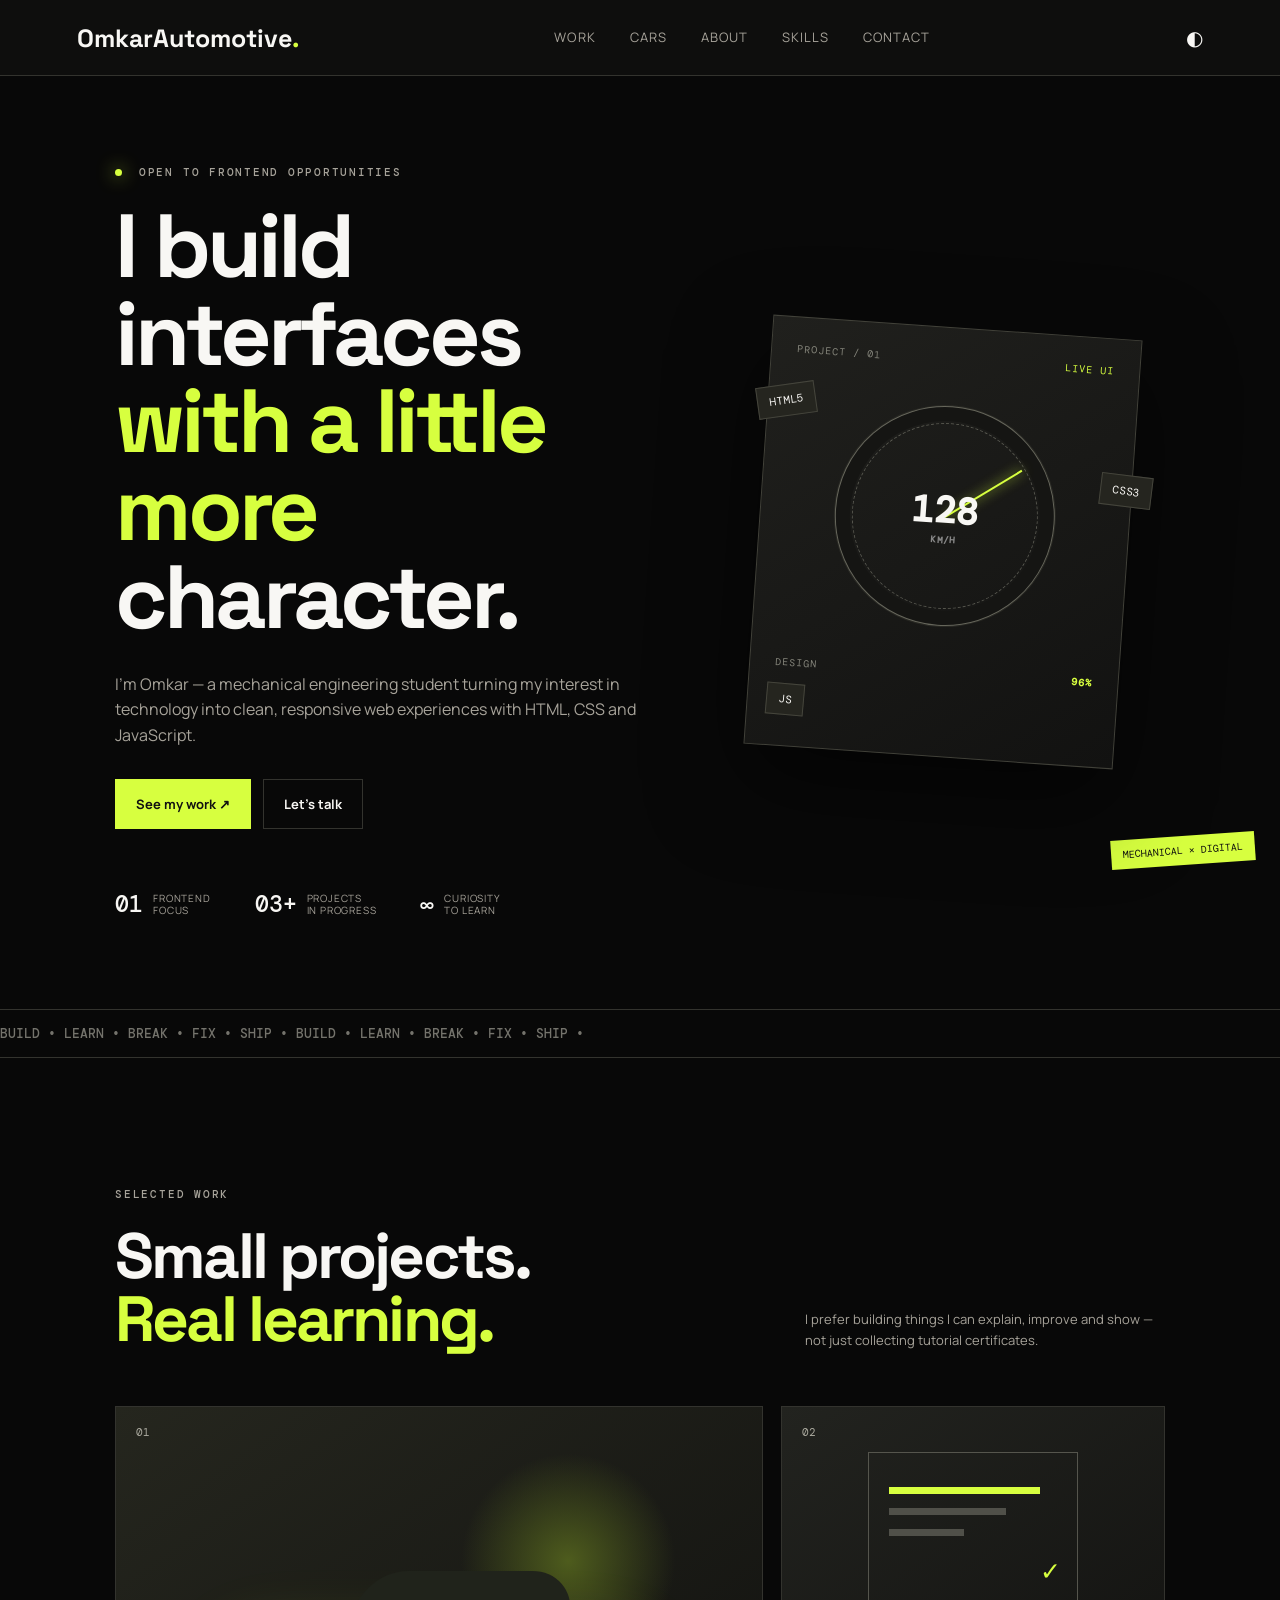
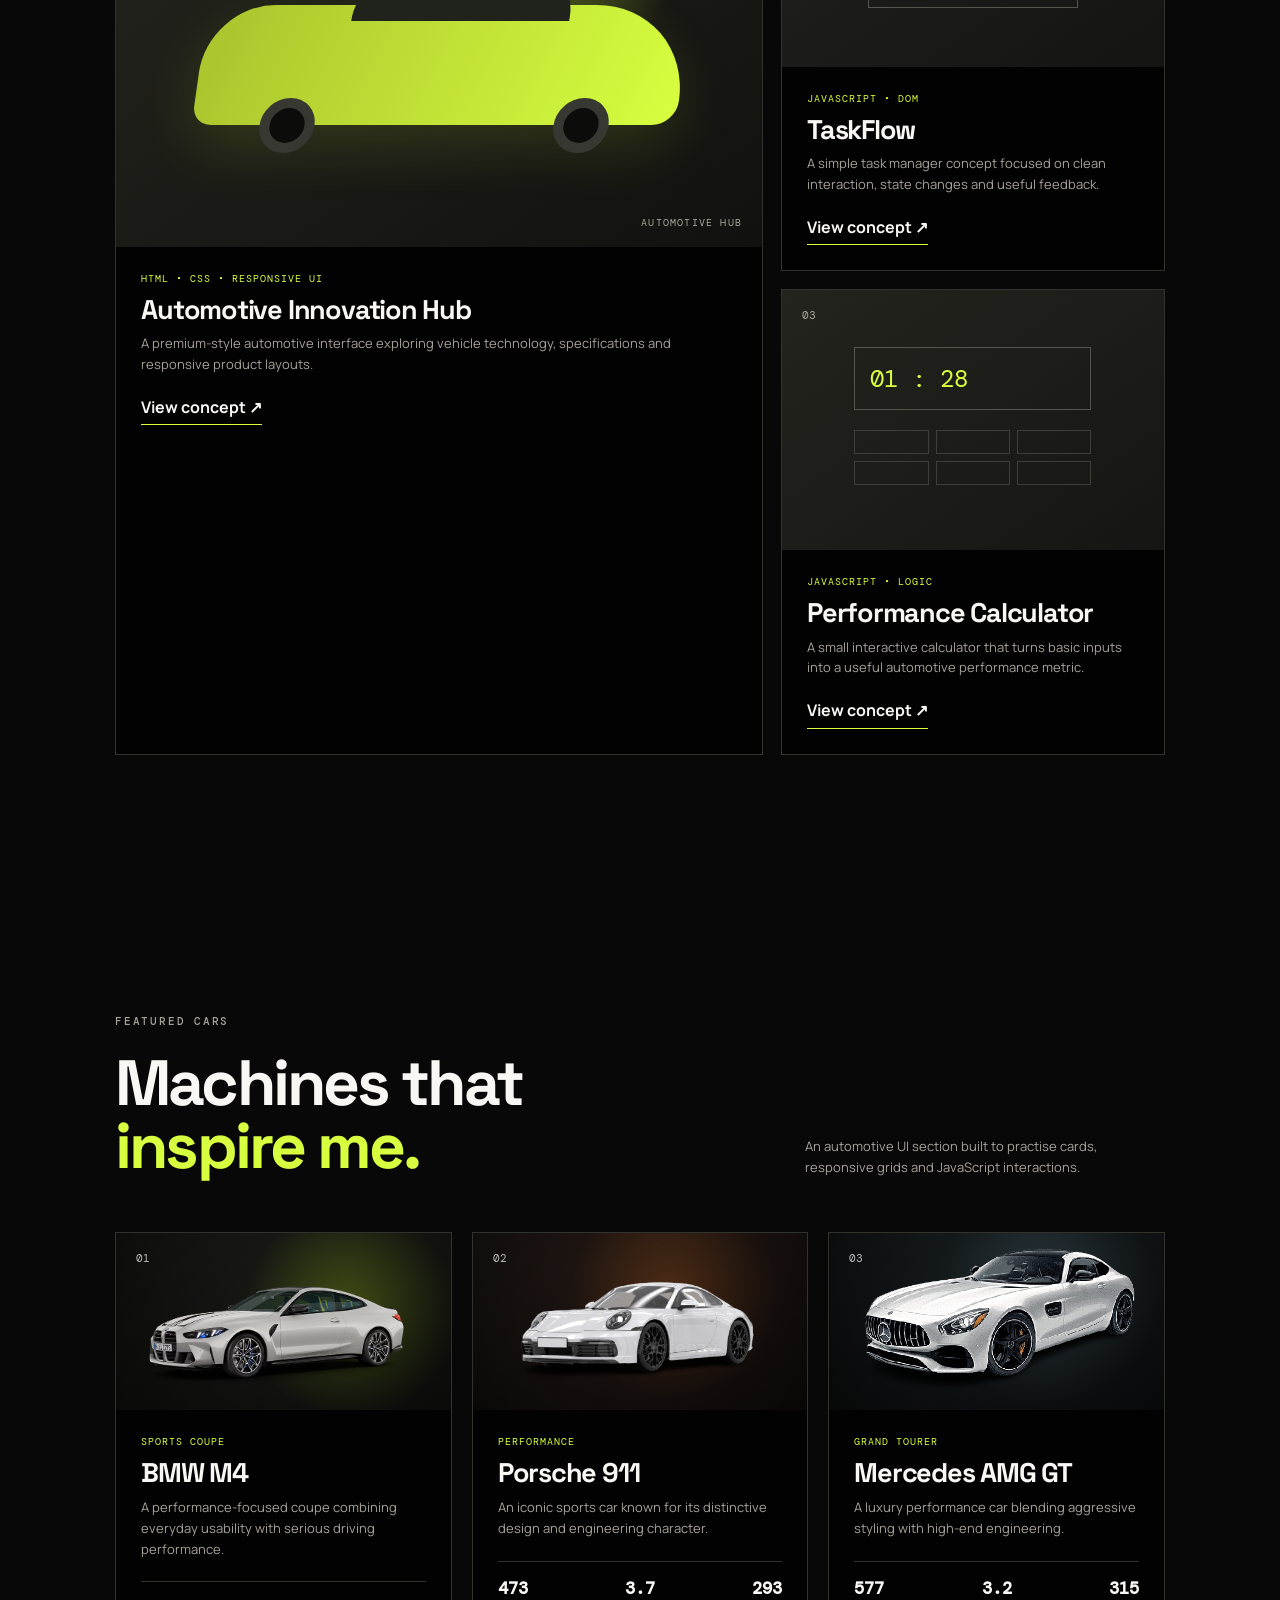
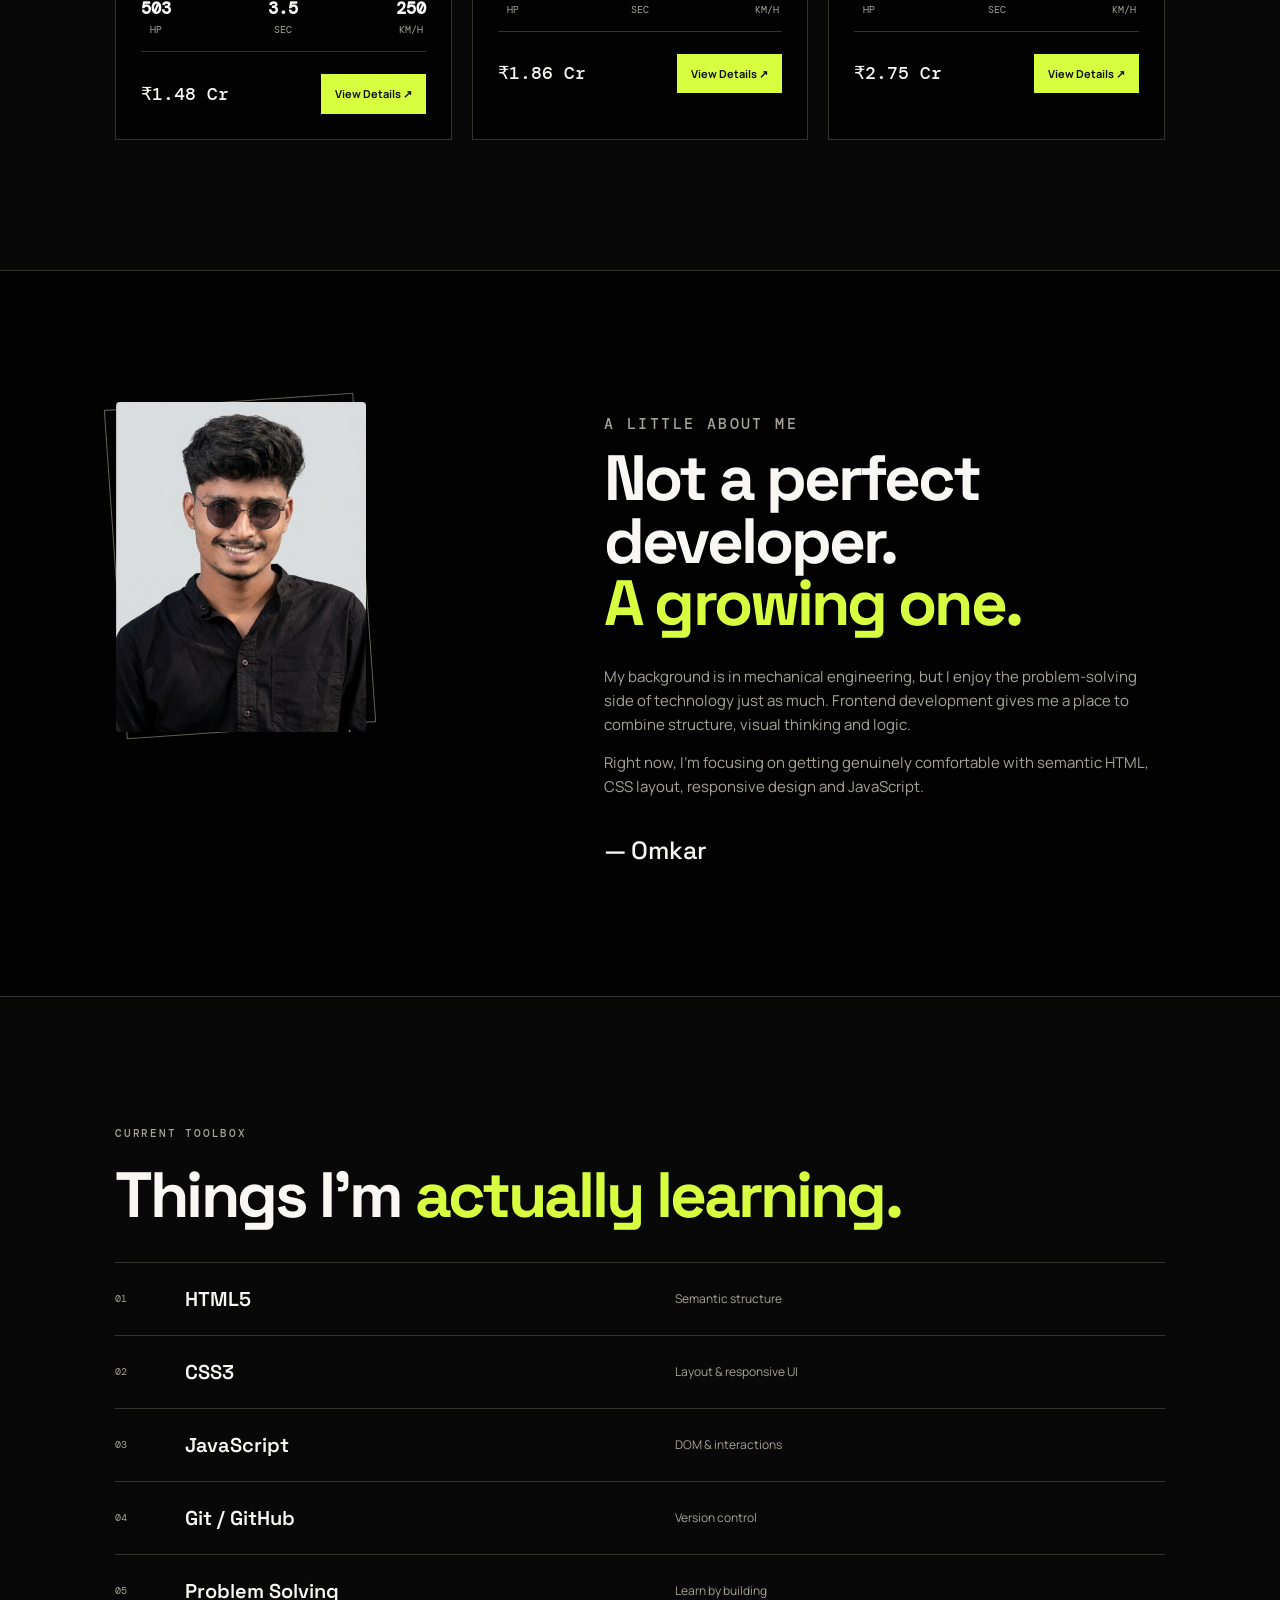
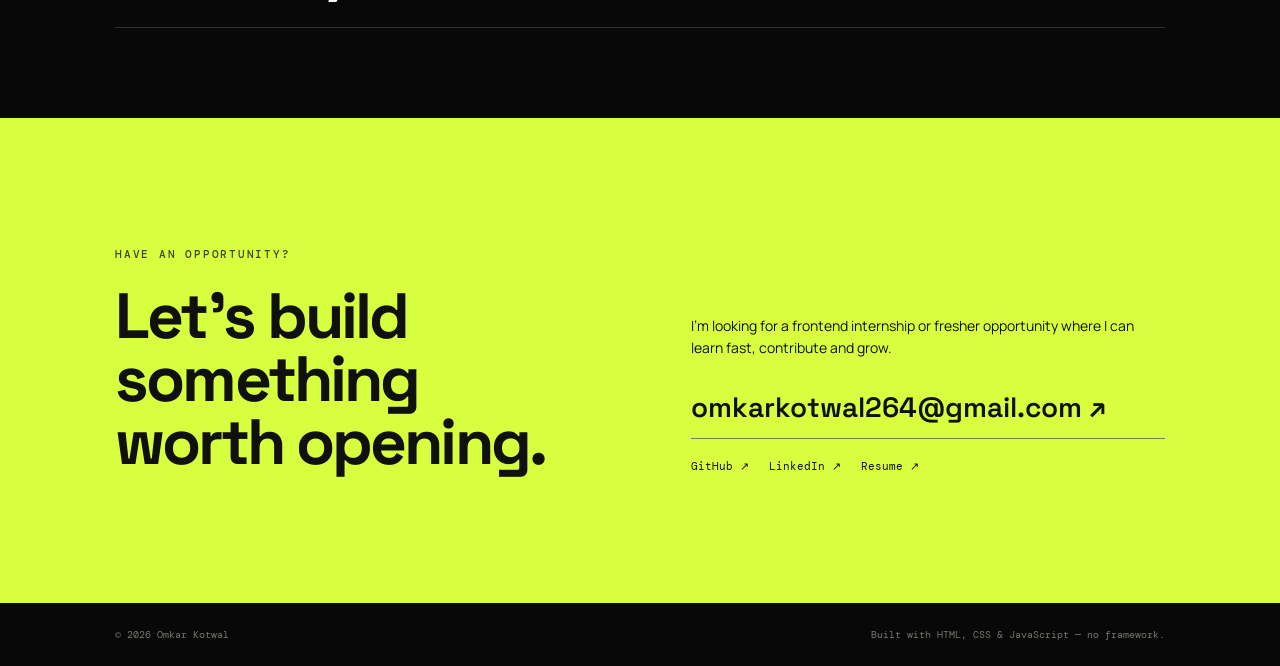
<file: Omkar_Automotive_Portfolio_main.zip/index.html>
<!DOCTYPE html>
<html lang="en">

<head>
  <meta charset="UTF-8">
  <meta name="viewport" content="width=device-width, initial-scale=1.0">
  <meta name="description" content="Omkar Kotwal — mechanical engineering student and aspiring frontend developer.">
  <title>Omkar Kotwal</title>
  <link rel="stylesheet" href="style.css">
</head>

<body>
  <header class="nav">
    <a class="brand" href="#home">OmkarAutomotive<span>.</span></a>
    <button class="menu-btn" aria-label="Menu">☰</button>
    <nav class="nav-links">
      <a href="#work">Work</a><a href="#cars">Cars</a><a href="#about">About</a><a href="#skills">Skills</a><a
        href="#contact">Contact</a>
    </nav>
    <button class="mode-btn" aria-label="Toggle theme">◐</button>
  </header>

  <main id="home">
    <section class="hero">
      <div class="hero-copy">
        <p class="eyebrow"><span class="dot"></span> OPEN TO FRONTEND OPPORTUNITIES</p>
        <h1>I build interfaces<br><em>with a little more</em> character.</h1>
        <p class="hero-text">I'm Omkar — a mechanical engineering student turning my interest in technology into clean,
          responsive web experiences with HTML, CSS and JavaScript.</p>
        <div class="hero-actions">
          <a class="btn primary" href="#work">See my work <span>↗</span></a>
          <a class="btn ghost" href="#contact">Let's talk</a>
        </div>
        <div class="quick-stats">
          <div><strong>01</strong><span>Frontend<br>focus</span></div>
          <div><strong>03+</strong><span>Projects<br>in progress</span></div>
          <div><strong>∞</strong><span>Curiosity<br>to learn</span></div>
        </div>
      </div>
      <div class="hero-art">
        <div class="orb"></div>
        <div class="speed-card">
          <div class="speed-top">
            <span>PROJECT / 01</span>
            <span>LIVE UI</span></div>
          <div class="dial">
            <div class="dial-ring"></div>
            <div class="needle"></div>
            <div class="dial-center">128<small>KM/H</small></div>
          </div>
          <div class="speed-bottom"><span>DESIGN</span><b>96%</b></div>
        </div>
        <div class="floating-chip chip-one">HTML5</div>
        <div class="floating-chip chip-two">CSS3</div>
        <div class="floating-chip chip-three">JS</div>
      </div>
    </section>

    <div class="marquee">
      <div>BUILD • LEARN • BREAK • FIX • SHIP • BUILD • LEARN • BREAK • FIX • SHIP •</div>
    </div>

    <section class="section" id="work">
      <div class="section-head">
        <div>
          <p class="eyebrow">SELECTED WORK</p>
          <h2>Small projects.<br><em>Real learning.</em></h2>
        </div>
        <p class="section-note">I prefer building things I can explain, improve and show — not just collecting tutorial
          certificates.</p>
      </div>
      <div class="project-grid">
        <article class="project-card featured">
          <div class="project-visual automotive"><span class="project-number">01</span>
            <div class="car-shape">
              <div class="wheel w1"></div>
              <div class="wheel w2"></div>
            </div><span class="visual-label">AUTOMOTIVE HUB</span>
          </div>
          <div class="project-info">
            <p class="tag">HTML • CSS • RESPONSIVE UI</p>
            <h3>Automotive Innovation Hub</h3>
            <p>A premium-style automotive interface exploring vehicle technology, specifications and responsive product
              layouts.</p><button class="text-btn demo-btn" data-project="Automotive Innovation Hub">View concept
              ↗</button>
          </div>
        </article>
        <article class="project-card">
          <div class="project-visual task"><span class="project-number">02</span>
            <div class="mini-window">
              <div class="mini-line long"></div>
              <div class="mini-line"></div>
              <div class="mini-line short"></div>
              <div class="mini-check">✓</div>
            </div>
          </div>
          <div class="project-info">
            <p class="tag">JAVASCRIPT • DOM</p>
            <h3>TaskFlow</h3>
            <p>A simple task manager concept focused on clean interaction, state changes and useful feedback.</p><button
              class="text-btn demo-btn" data-project="TaskFlow">View concept ↗</button>
          </div>
        </article>
        <article class="project-card">
          <div class="project-visual calculator"><span class="project-number">03</span>
            <div class="calc-display">01 : 28</div>
            <div class="calc-keys"><i></i><i></i><i></i><i></i><i></i><i></i></div>
          </div>
          <div class="project-info">
            <p class="tag">JAVASCRIPT • LOGIC</p>
            <h3>Performance Calculator</h3>
            <p>A small interactive calculator that turns basic inputs into a useful automotive performance metric.</p>
            <button class="text-btn demo-btn" data-project="Performance Calculator">View concept ↗</button>
          </div>
        </article>
      </div>
    </section>

    <section class="section cars" id="cars">
      <div class="section-head">
        <div>
          <p class="eyebrow">FEATURED CARS</p>
          <h2>Machines that<br><em>inspire me.</em></h2>
        </div>
        <p class="section-note">An automotive UI section built to practise cards, responsive grids and JavaScript
          interactions.</p>
      </div>
      <div class="car-container">
        <article class="car-card">
          <div class="car-image bmw"><img src="images\bmw-m4.png"><span>01</span><b>BMW</b></div>
          <div class="car-info">
            <p class="tag">SPORTS COUPE</p>
            <h3>BMW M4</h3>
            <p class="car-description">A performance-focused coupe combining everyday usability with serious driving
              performance.</p>
            <div class="specs"><span><b>503</b>HP</span><span><b>3.5</b>SEC</span><span><b>250</b>KM/H</span></div>
            <div class="car-bottom"><strong>₹1.48 Cr</strong><button class="car-btn details-btn" data-car="BMW M4">View
                Details ↗</button></div>
          </div>
        </article>
        <article class="car-card">
          <div class="car-image porsche"><img src="images\porsche.png"><span>02</span><b>PORSCHE</b></div>
          <div class="car-info">
            <p class="tag">PERFORMANCE</p>
            <h3>Porsche 911</h3>
            <p class="car-description">An iconic sports car known for its distinctive design and engineering character.
            </p>
            <div class="specs"><span><b>473</b>HP</span><span><b>3.7</b>SEC</span><span><b>293</b>KM/H</span></div>
            <div class="car-bottom"><strong>₹1.86 Cr</strong><button class="car-btn details-btn"
                data-car="Porsche 911">View Details ↗</button></div>
          </div>
        </article>
        <article class="car-card">
          <div class="car-image amg"><img src="images\mercedes.png"><span>03</span><b>AMG GT</b></div>
          <div class="car-info">
            <p class="tag">GRAND TOURER</p>
            <h3>Mercedes AMG GT</h3>
            <p class="car-description">A luxury performance car blending aggressive styling with high-end engineering.
            </p>
            <div class="specs"><span><b>577</b>HP</span><span><b>3.2</b>SEC</span><span><b>315</b>KM/H</span></div>
            <div class="car-bottom"><strong>₹2.75 Cr</strong><button class="car-btn details-btn"
                data-car="Mercedes AMG GT">View Details ↗</button></div>
          </div>
        </article>
      </div>
    </section>

    <section class="about-section section" id="about">
      <div class="about-photo">
        <div class="photo-placeholder"><img src="images\omkar.png"></div><span class="stamp">MECHANICAL × DIGITAL</span>
      </div>
      <div class="about-copy">
        <p class="eyebrow">A LITTLE ABOUT ME</p>
        <h2>Not a perfect developer.<br><em>A growing one.</em></h2>
        <p>My background is in mechanical engineering, but I enjoy the problem-solving side of technology just as much.
          Frontend development gives me a place to combine structure, visual thinking and logic.</p>
        <p>Right now, I'm focusing on getting genuinely comfortable with semantic HTML, CSS layout, responsive design
          and JavaScript.</p>
        <div class="signature">— Omkar</div>
      </div>
    </section>

    <section class="section skills-section" id="skills">
      <div class="section-head compact">
        <div>
          <p class="eyebrow">CURRENT TOOLBOX</p>
          <h2>Things I'm <em>actually learning.</em></h2>
        </div>
      </div>
      <div class="skill-list">
        <div class="skill"><span>01</span><b>HTML5</b><small>Semantic structure</small></div>
        <div class="skill"><span>02</span><b>CSS3</b><small>Layout & responsive UI</small></div>
        <div class="skill"><span>03</span><b>JavaScript</b><small>DOM & interactions</small></div>
        <div class="skill"><span>04</span><b>Git / GitHub</b><small>Version control</small></div>
        <div class="skill"><span>05</span><b>Problem Solving</b><small>Learn by building</small></div>
      </div>
    </section>

    <section class="contact section" id="contact">
      <div>
        <p class="eyebrow">HAVE AN OPPORTUNITY?</p>
        <h2>Let's build something<br><em>worth opening.</em></h2>
      </div>
      <div class="contact-right">
        <p>I'm looking for a frontend internship or fresher opportunity where I can learn fast, contribute and grow.</p>
        <a class="big-mail" href="mailto:omkarkotwal264@gmail.com"> omkarkotwal264@gmail.com <span>↗</span></a>
        <div class="socials"><a href="https://github.com/" target="_blank">GitHub ↗</a><a
            href="https://www.linkedin.com/in/omkar-kotwal-093756409/" target="_blank">LinkedIn ↗</a><a href="#"
            onclick="alert('Replace this with your resume PDF link.');return false;">Resume ↗</a></div>
      </div>
    </section>
  </main>

  <footer><span>© 2026 Omkar Kotwal</span><span>Built with HTML, CSS & JavaScript — no framework.</span></footer>

  <div class="modal" id="modal" aria-hidden="true">
    <div class="modal-box"><button class="close">×</button>
      <p class="eyebrow">DETAILS</p>
      <h3 id="modal-title">Project</h3>
      <div id="modal-content"></div>
    </div>
  </div>
  <script src="script.js"></script>
</body>

</html>
</file>
<file: Omkar_Automotive_Portfolio_main.zip/style.css>
@import url('https://fonts.googleapis.com/css2?family=DM+Mono:wght@400;500&family=Manrope:wght@400;500;600;700;800&family=Space+Grotesk:wght@500;600;700&display=swap');

:root {
    --bg: #080808;
    --surface: #020202;
    --text: #f8f7f4;
    --muted: #a7a39a;
    --line: #33332e;
    --accent: #d7ff3f
}

* {
    box-sizing: border-box;
    margin: 0;
    padding: 0
}

html {
    scroll-behavior: smooth
}

body {
    font-family: Manrope, Arial, sans-serif;
    background: var(--bg);
    color: var(--text);
    line-height: 1.6;
    overflow-x: hidden
}

body.light {
    --bg: #f3f1e9;
    --surface: #fff;
    --text: #151513;
    --muted: #67665f;
    --line: #d5d3c9
}

a {
    text-decoration: none;
    color: inherit
}

button {
    font: inherit
}

.nav {
    height: 76px;
    display: flex;
    align-items: center;
    justify-content: space-between;
    padding: 0 6vw;
    border-bottom: 1px solid var(--line);
    position: sticky;
    top: 0;
    background: #10100fe8;
    backdrop-filter: blur(14px);
    z-index: 10
}

.light .nav {
    background: #f3f1e9e8
}

.brand {
    font: 700 25px "Space Grotesk"
}

.brand span {
    color: var(--accent)
}

.nav-links {
    display: flex;
    gap: 34px;
    font-size: 13px;
    color: var(--muted);
    text-transform: uppercase;
    letter-spacing: .08em
}

.nav-links a:hover {
    color: var(--accent)
}

.mode-btn,
.menu-btn {
    background: none;
    border: 0;
    color: var(--text);
    cursor: pointer;
    font-size: 20px
}

.menu-btn {
    display: none
}

.hero {
    min-height: calc(100vh - 76px);
    display: grid;
    grid-template-columns: 1.1fr .9fr;
    align-items: center;
    padding: 7vw 9vw;
    gap: 5vw
}

.eyebrow {
    font: 500 11px/1.2 "DM Mono";
    letter-spacing: .16em;
    color: var(--muted);
    margin-bottom: 24px
}

.dot {
    display: inline-block;
    width: 7px;
    height: 7px;
    border-radius: 50%;
    background: var(--accent);
    margin-right: 8px;
    box-shadow: 0 0 18px var(--accent)
}

h1,
h2,
h3 {
    font-family: "Space Grotesk";
    line-height: .98;
    letter-spacing: -.045em
}

h1 {
    font-size: clamp(48px, 7vw, 94px)
}

h1 em,
h2 em {
    font-style: normal;
    color: var(--accent)
}

.hero-text {
    max-width: 590px;
    color: var(--muted);
    margin: 30px 0;
    font-size: 16px
}

.hero-actions {
    display: flex;
    gap: 12px;
    margin-bottom: 60px
}

.btn {
    padding: 14px 20px;
    border: 1px solid var(--line);
    font-size: 13px;
    font-weight: 700
}

.btn.primary {
    background: var(--accent);
    color: #111;
    border-color: var(--accent)
}

.btn.ghost:hover {
    border-color: var(--accent);
    color: var(--accent)
}

.quick-stats {
    display: flex;
    gap: 44px
}

.quick-stats div {
    display: flex;
    gap: 10px;
    align-items: center
}

.quick-stats strong {
    font: 500 23px "DM Mono"
}

.quick-stats span {
    font-size: 10px;
    text-transform: uppercase;
    line-height: 1.25;
    color: var(--muted);
    letter-spacing: .08em
}

.hero-art {
    min-height: 480px;
    position: relative;
    display: grid;
    place-items: center
}

.orb {
    position: absolute;
    width: 330px;
    height: 330px;
    border-radius: 50%;
    background: radial-gradient(circle at 35% 35%, #d7ff3f55, transparent 58%);
    filter: blur(5px)
}

.speed-card {
    width: min(370px, 80vw);
    height: 430px;
    border: 1px solid #414139;
    background: linear-gradient(145deg, #20201d, #121211);
    padding: 25px;
    box-shadow: 0 35px 90px #0008;
    transform: rotate(4deg);
    position: relative;
    z-index: 2
}

.speed-top,
.speed-bottom {
    display: flex;
    justify-content: space-between;
    font: 10px "DM Mono";
    color: #85857b;
    letter-spacing: .1em
}

.speed-top span:last-child {
    color: var(--accent)
}

.dial {
    height: 300px;
    display: grid;
    place-items: center;
    position: relative
}

.dial-ring {
    width: 220px;
    height: 220px;
    border-radius: 50%;
    border: 1px solid #66665b;
    box-shadow: inset 0 0 0 14px #151513, 0 0 0 1px #282823;
    position: relative
}

.dial-ring:after {
    content: "";
    position: absolute;
    inset: 16px;
    border-radius: 50%;
    border: 1px dashed #55554d
}

.needle {
    width: 90px;
    height: 2px;
    background: var(--accent);
    position: absolute;
    transform: rotate(-35deg);
    transform-origin: 0 50%;
    left: 50%;
    top: 50%;
    box-shadow: 0 0 12px var(--accent)
}

.dial-center {
    position: absolute;
    text-align: center;
    font: 600 37px "DM Mono"
}

.dial-center small {
    display: block;
    font-size: 9px;
    color: #888;
    letter-spacing: .15em
}

.speed-bottom b {
    color: var(--accent)
}

.floating-chip {
    position: absolute;
    background: #25251f;
    border: 1px solid #45453c;
    padding: 8px 11px;
    font: 11px "DM Mono";
    z-index: 3
}

.chip-one {
    top: 17%;
    left: 8%;
    transform: rotate(-8deg)
}

.chip-two {
    right: 3%;
    top: 36%;
    transform: rotate(7deg)
}

.chip-three {
    bottom: 14%;
    left: 10%;
    transform: rotate(5deg)
}

.marquee {
    overflow: hidden;
    border-block: 1px solid var(--line);
    white-space: nowrap;
    color: #74736c;
    font: 500 13px "DM Mono";
    padding: 15px 0
}

.marquee div {
    animation: marquee 25s linear infinite
}

@keyframes marquee {
    to {
        transform: translateX(-40%)
    }
}

.section {
    padding: 130px 9vw
}

.section-head {
    display: flex;
    justify-content: space-between;
    gap: 40px;
    align-items: end;
    margin-bottom: 55px
}

.section-head h2 {
    font-size: clamp(40px, 5vw, 68px)
}

.section-note {
    max-width: 360px;
    color: var(--muted);
    font-size: 13px
}

.compact {
    margin-bottom: 35px
}

.project-grid {
    display: grid;
    grid-template-columns: 1.35fr .8fr;
    gap: 18px
}

.project-card,
.car-card {
    background: var(--surface);
    border: 1px solid var(--line);
    overflow: hidden;
    transition: .3s
}

.project-card:hover,
.car-card:hover {
    transform: translateY(-6px);
    border-color: #5d5d53
}

.featured {
    grid-row: span 2
}

.project-visual {
    height: 260px;
    position: relative;
    overflow: hidden
}

.featured .project-visual {
    height: 440px
}

.automotive {
    background: radial-gradient(circle at 70% 35%, #4e5c1d, transparent 20%), linear-gradient(145deg, #25261e, #11110f)
}

.task {
    background: linear-gradient(145deg, #22231f, #141412)
}

.calculator {
    background: linear-gradient(145deg, #24241e, #151513)
}

.project-number {
    position: absolute;
    top: 18px;
    left: 20px;
    font: 11px "DM Mono";
    color: #aaa99e
}

.visual-label {
    position: absolute;
    bottom: 18px;
    right: 20px;
    font: 10px "DM Mono";
    color: #aaa99e;
    letter-spacing: .12em
}

.car-shape {
    position: absolute;
    width: 75%;
    height: 120px;
    background: linear-gradient(110deg, #a9c32d, #d7ff3f);
    border-radius: 70px 100px 25px 20px;
    left: 13%;
    top: 45%;
    transform: skewX(-8deg);
    box-shadow: 0 20px 60px #d7ff3f22
}

.car-shape:before {
    content: "";
    position: absolute;
    width: 45%;
    height: 50px;
    background: #20231b;
    top: -34px;
    left: 30%;
    border-radius: 80px 70px 0 0
}

.wheel {
    position: absolute;
    width: 55px;
    height: 55px;
    border-radius: 50%;
    background: #0c0c0b;
    border: 10px solid #383832;
    bottom: -28px
}

.w1 {
    left: 14%
}

.w2 {
    right: 14%
}

.mini-window {
    width: 55%;
    height: 60%;
    border: 1px solid #55554d;
    margin: 12% auto;
    padding: 20px;
    position: relative
}

.mini-line {
    height: 7px;
    background: #505049;
    margin: 14px 0;
    width: 70%
}

.mini-line.long {
    width: 90%;
    background: var(--accent)
}

.mini-line.short {
    width: 45%
}

.mini-check {
    position: absolute;
    right: 16px;
    bottom: 16px;
    color: var(--accent);
    font-size: 25px
}

.calc-display {
    width: 62%;
    margin: 15% auto 20px;
    border: 1px solid #55554d;
    padding: 15px;
    font: 24px "DM Mono";
    color: var(--accent)
}

.calc-keys {
    width: 62%;
    margin: auto;
    display: grid;
    grid-template-columns: repeat(3, 1fr);
    gap: 7px
}

.calc-keys i {
    height: 24px;
    border: 1px solid #3f3f38
}

.project-info {
    padding: 25px
}

.tag {
    font: 10px "DM Mono";
    color: var(--accent);
    letter-spacing: .1em;
    margin-bottom: 12px
}

.project-info h3,
.car-info h3 {
    font-size: 27px;
    margin-bottom: 10px
}

.project-info p:not(.tag),
.car-description {
    font-size: 13px;
    color: var(--muted);
    max-width: 570px
}

.text-btn {
    background: none;
    border: 0;
    color: var(--text);
    font-weight: 700;
    margin-top: 20px;
    cursor: pointer;
    border-bottom: 1px solid var(--accent);
    padding-bottom: 4px
}

.car-container {
    display: grid;
    grid-template-columns: repeat(3, 1fr);
    gap: 20px
}

.car-image {
    height: 177px;
    position: relative;
    overflow: hidden;
}

.car-image img {
    width: 100%;
    height: 100%;
    object-fit: cover;
    display: block;
}

.car-image:before {
    content: "";
    position: absolute;
    inset: 0;
    background: linear-gradient(145deg, #0000, #0009)
}

.car-image>* {
    position: relative
}

.car-image span {
    position: absolute;
    top: 18px;
    left: 20px;
    font: 11px "DM Mono";
    color: #bbb
}

.car-image b {
    font: 700 34px "Space Grotesk";
    letter-spacing: -.05em
}

.bmw {
    background: radial-gradient(circle at 70% 45%, #63761f, #1b1c17 42%, #0c0c0b)
}

.porsche {
    background: radial-gradient(circle at 60% 35%, #6b3c1d, #211713 45%, #0c0b0a)
}

.amg {
    background: radial-gradient(circle at 65% 35%, #3b4c54, #161c1e 45%, #090a0a)
}

.car-info {
    padding: 25px
}

.specs {
    display: flex;
    justify-content: space-between;
    border-top: 1px solid var(--line);
    border-bottom: 1px solid var(--line);
    margin: 22px 0;
    padding: 15px 0
}

.specs span {
    color: var(--muted);
    font: 10px "DM Mono";
    text-align: center
}

.specs b {
    display: block;
    color: var(--text);
    font-size: 17px;
    margin-bottom: 4px
}

.car-bottom {
    display: flex;
    justify-content: space-between;
    align-items: center
}

.car-bottom strong {
    font: 500 18px "DM Mono"
}

.car-btn {
    background: var(--accent);
    color: #10100f;
    border: 0;
    padding: 11px 14px;
    font-size: 11px;
    font-weight: 700;
    cursor: pointer
}

.car-btn:hover {
    opacity: .8
}

.about-section {
    display: grid;
    grid-template-columns: .8fr 1.2fr;
    gap: 9vw;
    background: var(--surface);
    border-block: 1px solid var(--line)
}

.photo-placeholder {
    width: 250px;
    height: 330px;
    border: 1px solid #626258;
    display: grid;
    place-items: center;
    text-align: center;
    font: 700 28px "Space Grotesk";
    color: #67675d;
    transform: rotate(-4deg);
}

.about-photo img {
    width: 250px;
    height: 330px;
    object-fit: cover;
    border-radius: 4px;
    transform: rotate(4deg);
}

.stamp {
    position: absolute;
    bottom: 35px;
    right: 25px;
    background: var(--accent);
    color: #10100f;
    padding: 8px 12px;
    font: 10px "DM Mono";
    transform: rotate(-4deg)
}

.about-copy {
    align-self: center;
    max-width: 650px
}

.about-copy h2 {
    font-size: clamp(42px, 5vw, 67px);
    margin-bottom: 30px
}

.about-copy p {
    color: var(--muted);
    margin: 14px 0;
    font-size: 15px
}

.signature {
    font: 500 25px "Space Grotesk";
    margin-top: 35px
}

.skills-section {
    padding-bottom: 90px
}

.skill-list {
    border-top: 1px solid var(--line)
}

.skill {
    display: grid;
    grid-template-columns: 70px 1fr 1fr;
    align-items: center;
    padding: 23px 0;
    border-bottom: 1px solid var(--line)
}

.skill span {
    font: 10px "DM Mono";
    color: var(--muted)
}

.skill b {
    font: 600 20px "Space Grotesk"
}

.skill small {
    color: var(--muted);
    font-size: 12px
}

.contact {
    display: grid;
    grid-template-columns: 1fr 1fr;
    gap: 8vw;
    background: var(--accent);
    color: #10100f
}

.contact .eyebrow {
    color: #3d451f
}

.contact h2 {
    font-size: clamp(45px, 5vw, 70px)
}

.contact h2 em {
    color: #10100f
}

.contact-right {
    align-self: end
}

.contact-right>p {
    max-width: 450px;
    font-size: 14px;
    margin-bottom: 30px
}

.big-mail {
    display: block;
    font: 600 clamp(18px, 2.2vw, 28px) "Space Grotesk";
    border-bottom: 1px solid #777f43;
    padding-bottom: 13px
}

.socials {
    display: flex;
    gap: 20px;
    margin-top: 20px;
    font: 11px "DM Mono"
}

.socials a:hover {
    text-decoration: underline
}

footer {
    display: flex;
    justify-content: space-between;
    padding: 25px 9vw;
    color: #77766e;
    font: 10px "DM Mono";
    gap: 20px
}

.modal {
    position: fixed;
    inset: 0;
    background: #000b;
    display: none;
    place-items: center;
    z-index: 30;
    padding: 20px
}

.modal.open {
    display: grid
}

.modal-box {
    max-width: 540px;
    width: 100%;
    background: var(--surface);
    border: 1px solid var(--line);
    padding: 40px;
    position: relative
}

.modal-box h3 {
    font-size: 36px;
    margin-bottom: 18px
}

.modal-box p {
    color: var(--muted)
}

.detail-grid {
    display: grid;
    grid-template-columns: 1fr 1fr;
    gap: 10px;
    margin-top: 20px
}

.detail-grid div {
    border: 1px solid var(--line);
    padding: 13px
}

.detail-grid b {
    display: block;
    color: var(--text);
    font: 17px "DM Mono"
}

.close {
    position: absolute;
    right: 18px;
    top: 12px;
    background: none;
    border: 0;
    color: var(--text);
    font-size: 28px;
    cursor: pointer
}

@media(max-width:850px) {
    .nav {
        padding: 0 5vw
    }

    .menu-btn {
        display: block;
        margin-left: auto;
        margin-right: 16px
    }

    .nav-links {
        display: none;
        position: absolute;
        top: 76px;
        left: 0;
        right: 0;
        background: var(--bg);
        padding: 25px 5vw;
        flex-direction: column;
        gap: 18px;
        border-bottom: 1px solid var(--line)
    }

    .nav-links.open {
        display: flex
    }

    .hero {
        grid-template-columns: 1fr;
        padding: 70px 7vw
    }

    .hero-art {
        min-height: 420px
    }

    .section {
        padding: 90px 7vw
    }

    .section-head {
        display: block
    }

    .section-note {
        margin-top: 20px
    }

    .project-grid,
    .car-container {
        grid-template-columns: 1fr
    }

    .featured {
        grid-row: auto
    }

    .featured .project-visual {
        height: 330px
    }

    .about-section,
    .contact {
        grid-template-columns: 1fr
    }

    .about-photo {
        min-height: 380px
    }

    .contact-right {
        margin-top: 30px
    }

    footer {
        padding: 25px 7vw;
        display: block
    }

    footer span {
        display: block;
        margin: 5px 0
    }
}

@media(max-width:500px) {
    h1 {
        font-size: 47px
    }

    .quick-stats {
        gap: 18px
    }

    .quick-stats strong {
        font-size: 18px
    }

    .quick-stats span {
        font-size: 8px
    }

    .speed-card {
        height: 380px
    }

    .dial {
        height: 260px
    }

    .dial-ring {
        width: 190px;
        height: 190px
    }

    .section {
        padding: 75px 6vw
    }

    .skill {
        grid-template-columns: 40px 1fr
    }

    .skill small {
        display: none
    }
}
</file>
